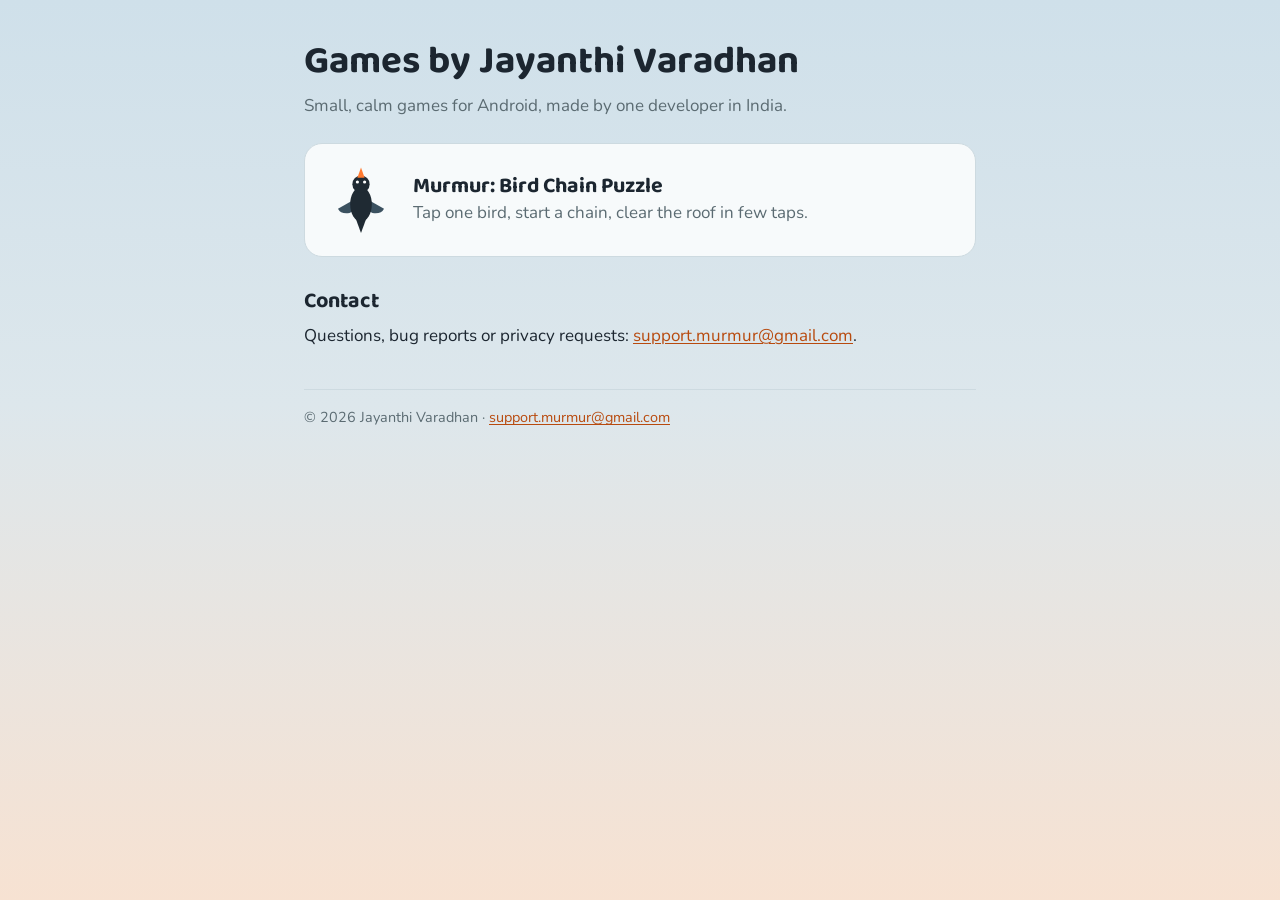
<file: index.html>
<!doctype html>
<html lang="en">
<head>
<meta charset="utf-8">
<meta name="viewport" content="width=device-width, initial-scale=1">
<title>Jayanthi Varadhan · Games</title>
<meta name="description" content="Small, calm games for Android by Jayanthi Varadhan.">
<link rel="stylesheet" href="style.css">
</head>
<body>
<main>
  <h1>Games by Jayanthi Varadhan</h1>
  <p class="muted">Small, calm games for Android, made by one developer in India.</p>

  <a class="card hero" href="murmur/" style="text-decoration:none;color:inherit;padding-bottom:1.25rem">
    <svg class="bird" viewBox="0 0 100 100" aria-hidden="true"><path class="sheen" d="M50 44 L18 62 Q22 70 34 68 L50 60Z"/><path class="sheen" d="M50 44 L82 62 Q78 70 66 68 L50 60Z"/><path class="body" d="M42 74 L50 96 L58 74Z"/><ellipse class="body" cx="50" cy="56" rx="15" ry="24"/><circle class="body" cx="50" cy="28" r="12"/><path class="beak" d="M45 19 L50 5 L55 19Z"/><circle class="eye" cx="45" cy="25" r="2.2"/><circle class="eye" cx="55" cy="25" r="2.2"/></svg>
    <div>
      <h2 style="margin:0">Murmur: Bird Chain Puzzle</h2>
      <p class="muted">Tap one bird, start a chain, clear the roof in few taps.</p>
    </div>
  </a>

  <h2>Contact</h2>
  <p>Questions, bug reports or privacy requests: <a href="mailto:support.murmur@gmail.com">support.murmur@gmail.com</a>.</p>
  <footer>© 2026 Jayanthi Varadhan · <a href="mailto:support.murmur@gmail.com">support.murmur@gmail.com</a></footer>
</main>
</body>
</html>
</file>
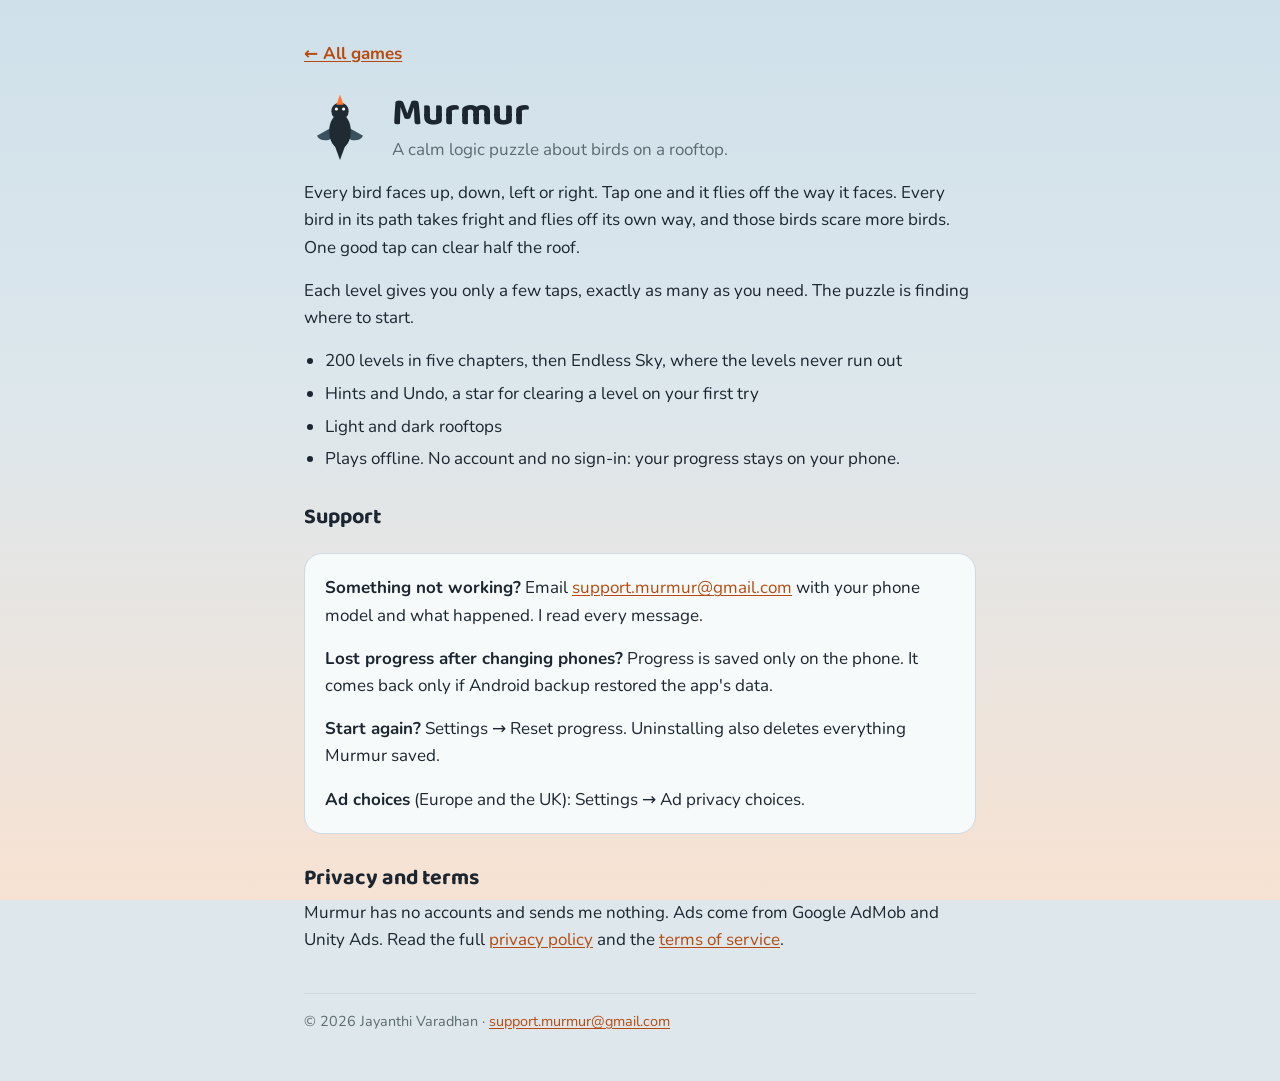
<file: murmur/index.html>
<!doctype html>
<html lang="en">
<head>
<meta charset="utf-8">
<meta name="viewport" content="width=device-width, initial-scale=1">
<title>Murmur: Bird Chain Puzzle</title>
<meta name="description" content="A calm logic puzzle for Android. Tap one bird, start a chain, clear the roof in few taps.">
<link rel="stylesheet" href="../style.css">
</head>
<body>
<main>
  <nav><a href="../">← All games</a></nav>
  <div class="hero">
    <svg class="bird" viewBox="0 0 100 100" aria-hidden="true"><path class="sheen" d="M50 44 L18 62 Q22 70 34 68 L50 60Z"/><path class="sheen" d="M50 44 L82 62 Q78 70 66 68 L50 60Z"/><path class="body" d="M42 74 L50 96 L58 74Z"/><ellipse class="body" cx="50" cy="56" rx="15" ry="24"/><circle class="body" cx="50" cy="28" r="12"/><path class="beak" d="M45 19 L50 5 L55 19Z"/><circle class="eye" cx="45" cy="25" r="2.2"/><circle class="eye" cx="55" cy="25" r="2.2"/></svg>
    <div>
      <h1 style="margin:0">Murmur</h1>
      <p class="muted">A calm logic puzzle about birds on a rooftop.</p>
    </div>
  </div>

  <p>Every bird faces up, down, left or right. Tap one and it flies off the way it faces. Every bird in its path takes fright and flies off its own way, and those birds scare more birds. One good tap can clear half the roof.</p>
  <p>Each level gives you only a few taps, exactly as many as you need. The puzzle is finding where to start.</p>
  <ul>
    <li>200 levels in five chapters, then Endless Sky, where the levels never run out</li>
    <li>Hints and Undo, a star for clearing a level on your first try</li>
    <li>Light and dark rooftops</li>
    <li>Plays offline. No account and no sign-in: your progress stays on your phone.</li>
  </ul>

  <h2>Support</h2>
  <div class="card">
    <p><b>Something not working?</b> Email <a href="mailto:support.murmur@gmail.com?subject=Murmur">support.murmur@gmail.com</a> with your phone model and what happened. I read every message.</p>
    <p><b>Lost progress after changing phones?</b> Progress is saved only on the phone. It comes back only if Android backup restored the app's data.</p>
    <p><b>Start again?</b> Settings → Reset progress. Uninstalling also deletes everything Murmur saved.</p>
    <p><b>Ad choices</b> (Europe and the UK): Settings → Ad privacy choices.</p>
  </div>

  <h2>Privacy and terms</h2>
  <p>Murmur has no accounts and sends me nothing. Ads come from Google AdMob and Unity Ads. Read the full <a href="privacy.html">privacy policy</a> and the <a href="terms.html">terms of service</a>.</p>
  <footer>© 2026 Jayanthi Varadhan · <a href="mailto:support.murmur@gmail.com">support.murmur@gmail.com</a></footer>
</main>
</body>
</html>
</file>
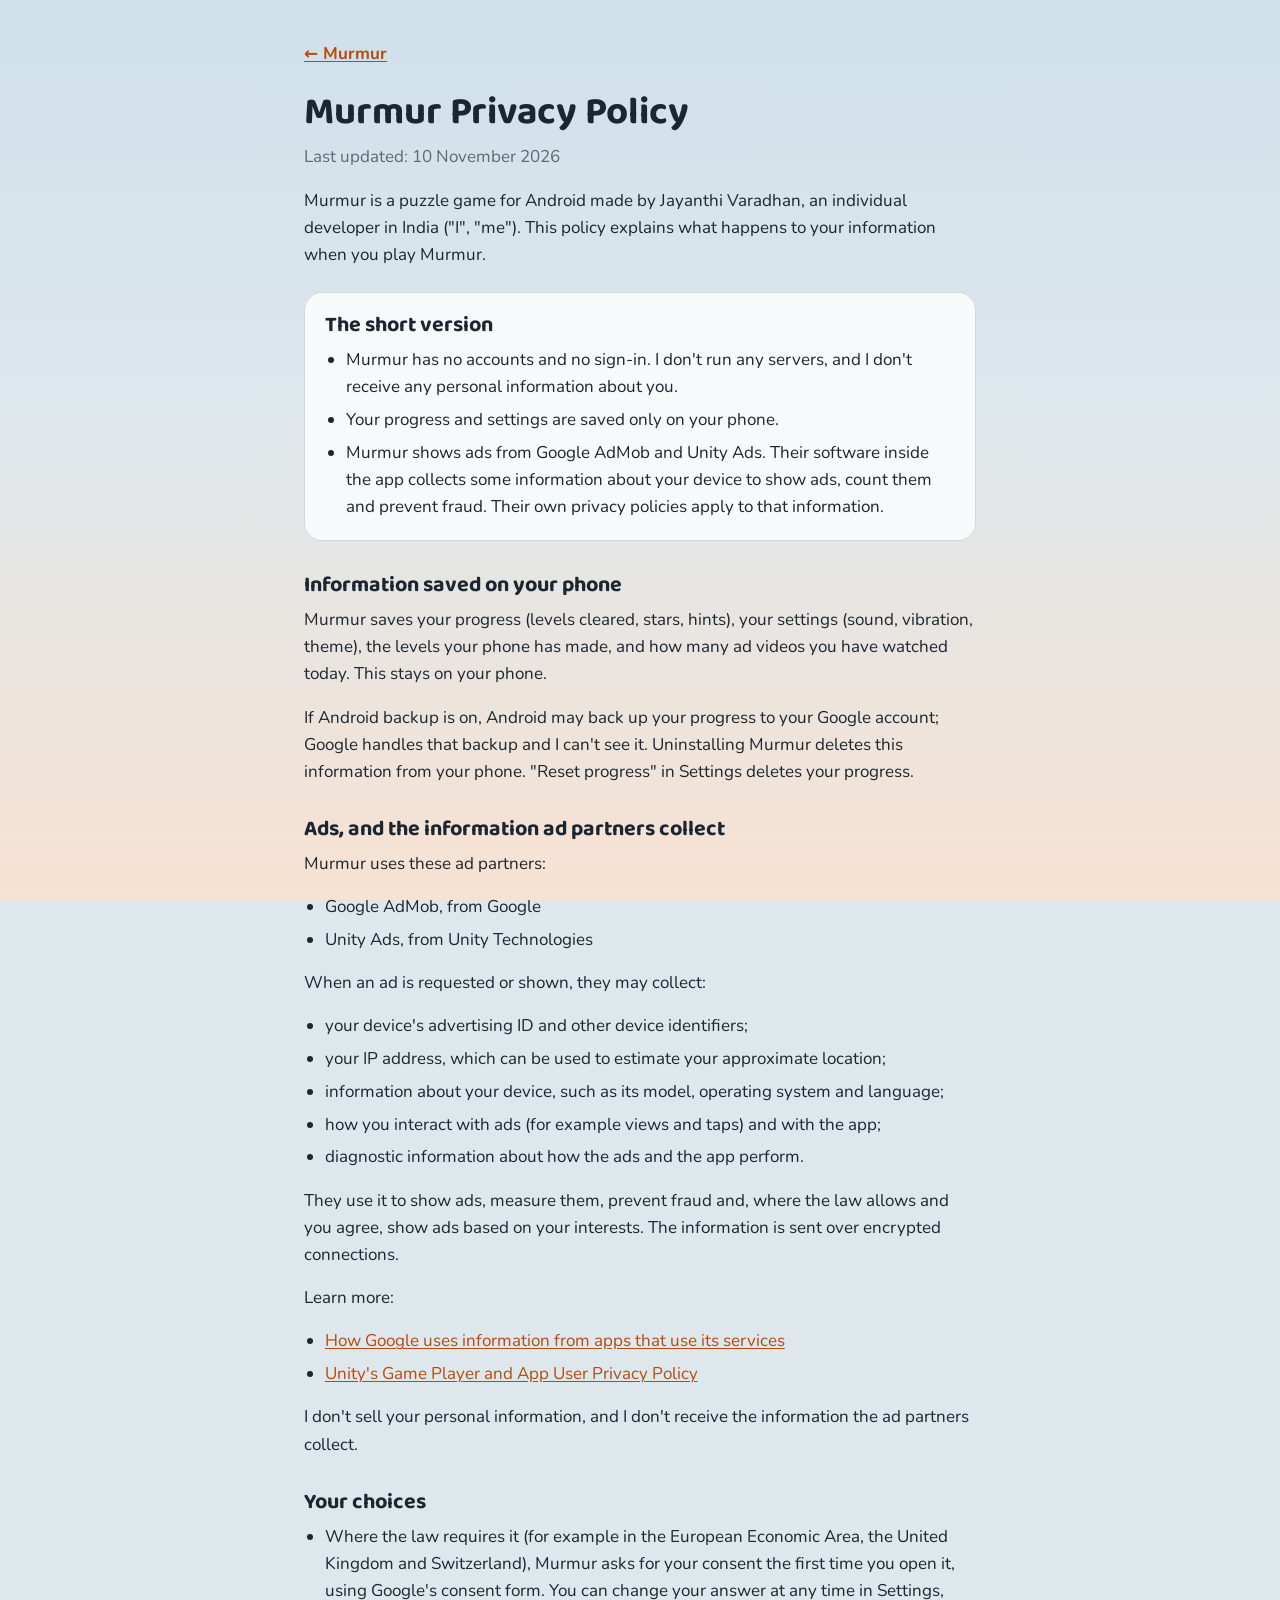
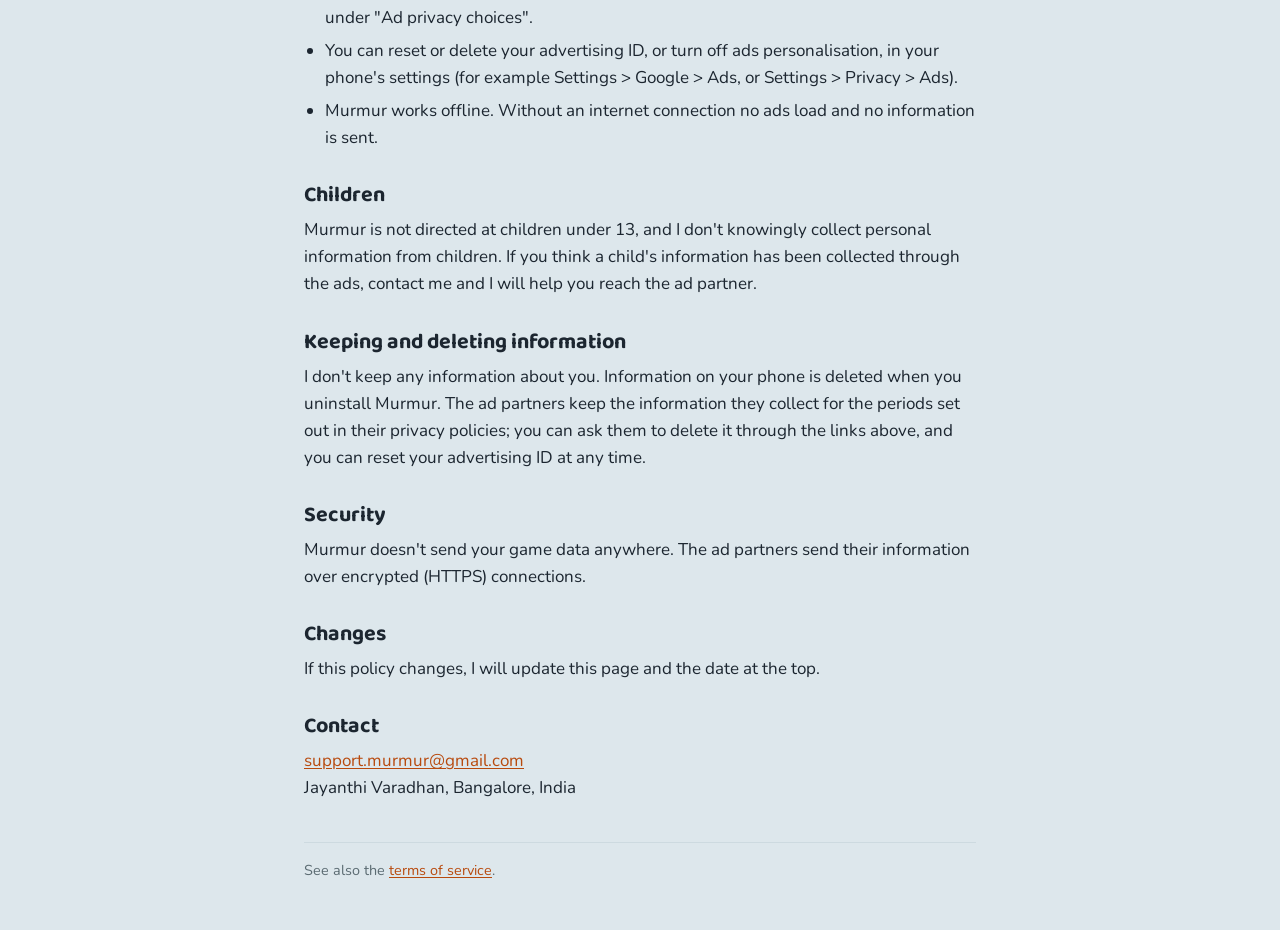
<file: murmur/privacy.html>
<!doctype html>
<html lang="en">
<head>
<meta charset="utf-8">
<meta name="viewport" content="width=device-width, initial-scale=1">
<title>Murmur Privacy Policy</title>
<meta name="description" content="What happens to your information when you play Murmur: Bird Chain Puzzle.">
<link rel="stylesheet" href="../style.css">
</head>
<body>
<main>
  <nav><a href="./">← Murmur</a></nav>
  <h1>Murmur Privacy Policy</h1>
  <p class="muted">Last updated: 10 November 2026</p>

  <p>Murmur is a puzzle game for Android made by Jayanthi Varadhan, an individual developer in India ("I", "me"). This policy explains what happens to your information when you play Murmur.</p>

  <div class="card">
    <h2 style="margin-top:0">The short version</h2>
    <ul>
      <li>Murmur has no accounts and no sign-in. I don't run any servers, and I don't receive any personal information about you.</li>
      <li>Your progress and settings are saved only on your phone.</li>
      <li>Murmur shows ads from Google AdMob and Unity Ads. Their software inside the app collects some information about your device to show ads, count them and prevent fraud. Their own privacy policies apply to that information.</li>
    </ul>
  </div>

  <h2>Information saved on your phone</h2>
  <p>Murmur saves your progress (levels cleared, stars, hints), your settings (sound, vibration, theme), the levels your phone has made, and how many ad videos you have watched today. This stays on your phone.</p>
  <p>If Android backup is on, Android may back up your progress to your Google account; Google handles that backup and I can't see it. Uninstalling Murmur deletes this information from your phone. "Reset progress" in Settings deletes your progress.</p>

  <h2>Ads, and the information ad partners collect</h2>
  <p>Murmur uses these ad partners:</p>
  <ul>
    <li>Google AdMob, from Google</li>
    <li>Unity Ads, from Unity Technologies</li>
  </ul>
  <p>When an ad is requested or shown, they may collect:</p>
  <ul>
    <li>your device's advertising ID and other device identifiers;</li>
    <li>your IP address, which can be used to estimate your approximate location;</li>
    <li>information about your device, such as its model, operating system and language;</li>
    <li>how you interact with ads (for example views and taps) and with the app;</li>
    <li>diagnostic information about how the ads and the app perform.</li>
  </ul>
  <p>They use it to show ads, measure them, prevent fraud and, where the law allows and you agree, show ads based on your interests. The information is sent over encrypted connections.</p>
  <p>Learn more:</p>
  <ul>
    <li><a href="https://policies.google.com/technologies/partner-sites">How Google uses information from apps that use its services</a></li>
    <li><a href="https://unity.com/legal/game-player-and-app-user-privacy-policy">Unity's Game Player and App User Privacy Policy</a></li>
  </ul>
  <p>I don't sell your personal information, and I don't receive the information the ad partners collect.</p>

  <h2>Your choices</h2>
  <ul>
    <li>Where the law requires it (for example in the European Economic Area, the United Kingdom and Switzerland), Murmur asks for your consent the first time you open it, using Google's consent form. You can change your answer at any time in Settings, under "Ad privacy choices".</li>
    <li>You can reset or delete your advertising ID, or turn off ads personalisation, in your phone's settings (for example Settings &gt; Google &gt; Ads, or Settings &gt; Privacy &gt; Ads).</li>
    <li>Murmur works offline. Without an internet connection no ads load and no information is sent.</li>
  </ul>

  <h2>Children</h2>
  <p>Murmur is not directed at children under 13, and I don't knowingly collect personal information from children. If you think a child's information has been collected through the ads, contact me and I will help you reach the ad partner.</p>

  <h2>Keeping and deleting information</h2>
  <p>I don't keep any information about you. Information on your phone is deleted when you uninstall Murmur. The ad partners keep the information they collect for the periods set out in their privacy policies; you can ask them to delete it through the links above, and you can reset your advertising ID at any time.</p>

  <h2>Security</h2>
  <p>Murmur doesn't send your game data anywhere. The ad partners send their information over encrypted (HTTPS) connections.</p>

  <h2>Changes</h2>
  <p>If this policy changes, I will update this page and the date at the top.</p>

  <h2>Contact</h2>
  <p><a href="mailto:support.murmur@gmail.com">support.murmur@gmail.com</a><br>Jayanthi Varadhan, Bangalore, India</p>
  <footer>See also the <a href="terms.html">terms of service</a>.</footer>
</main>
</body>
</html>
</file>
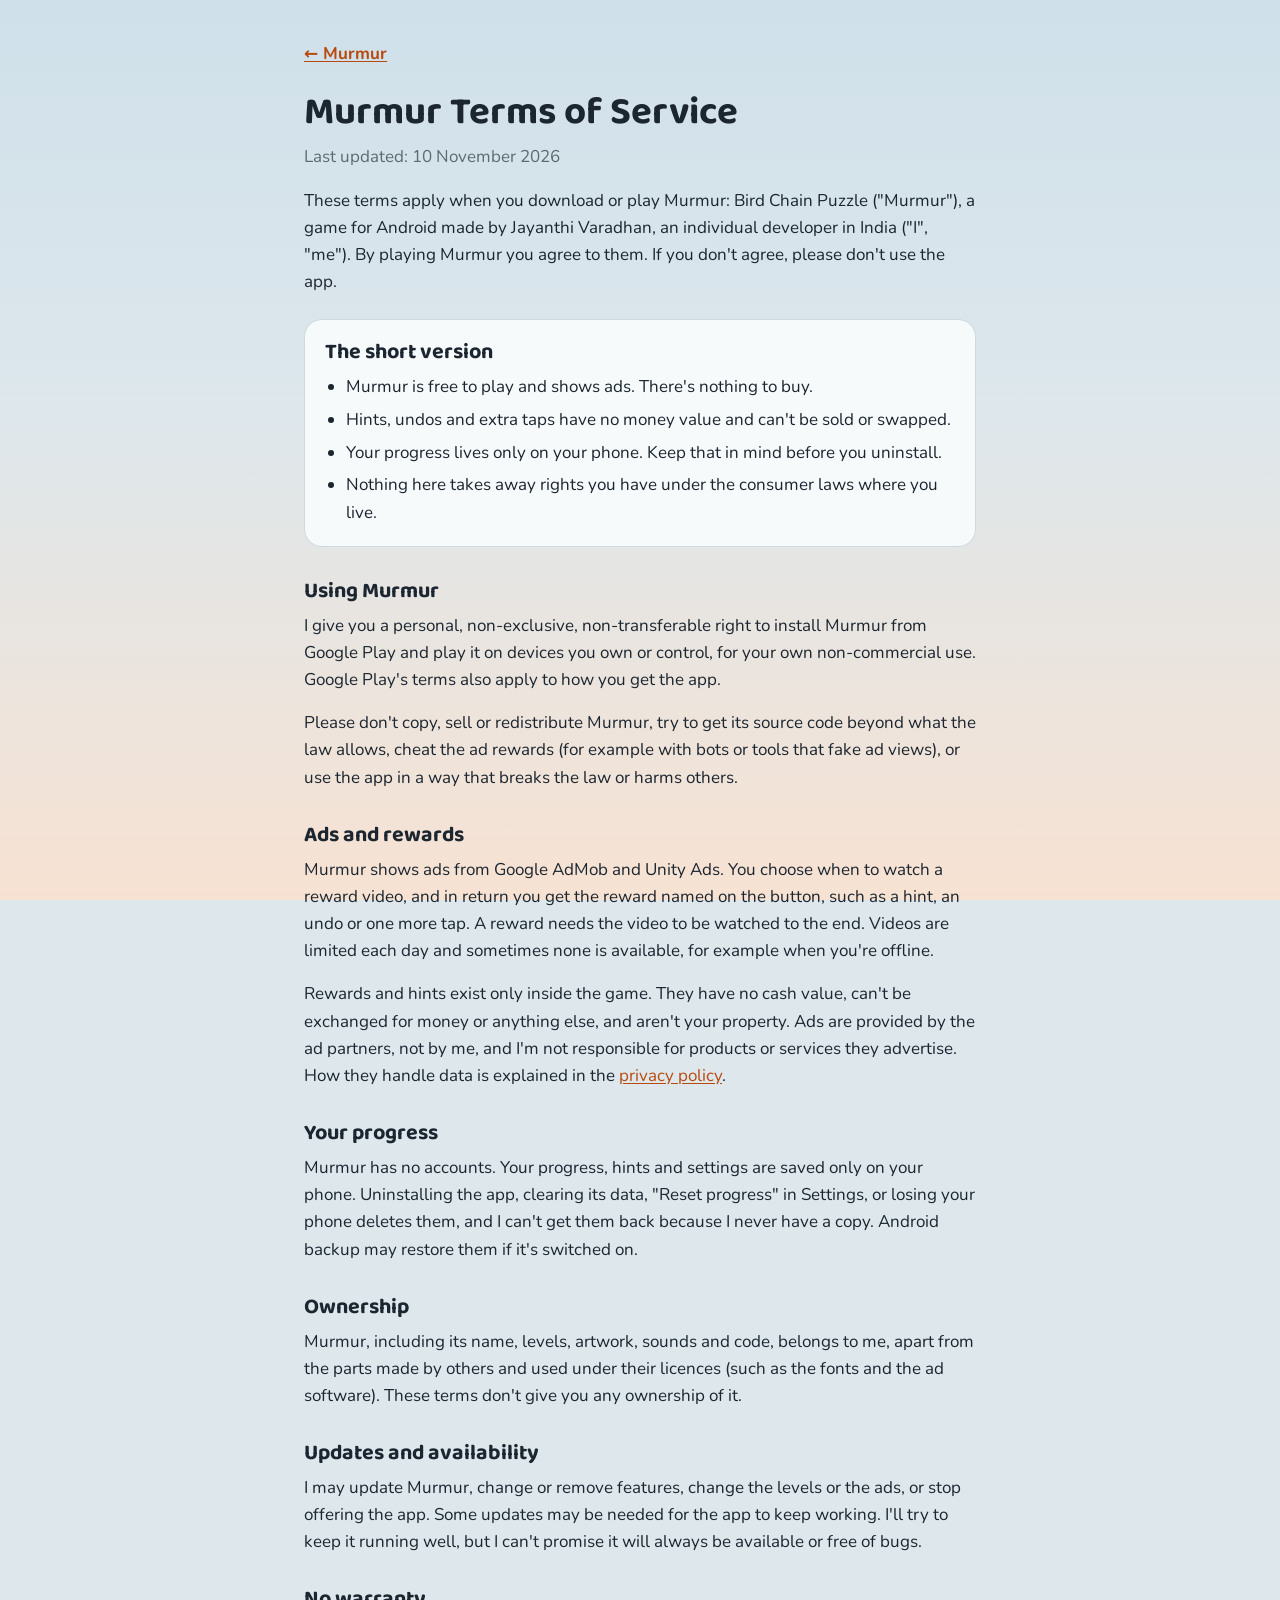
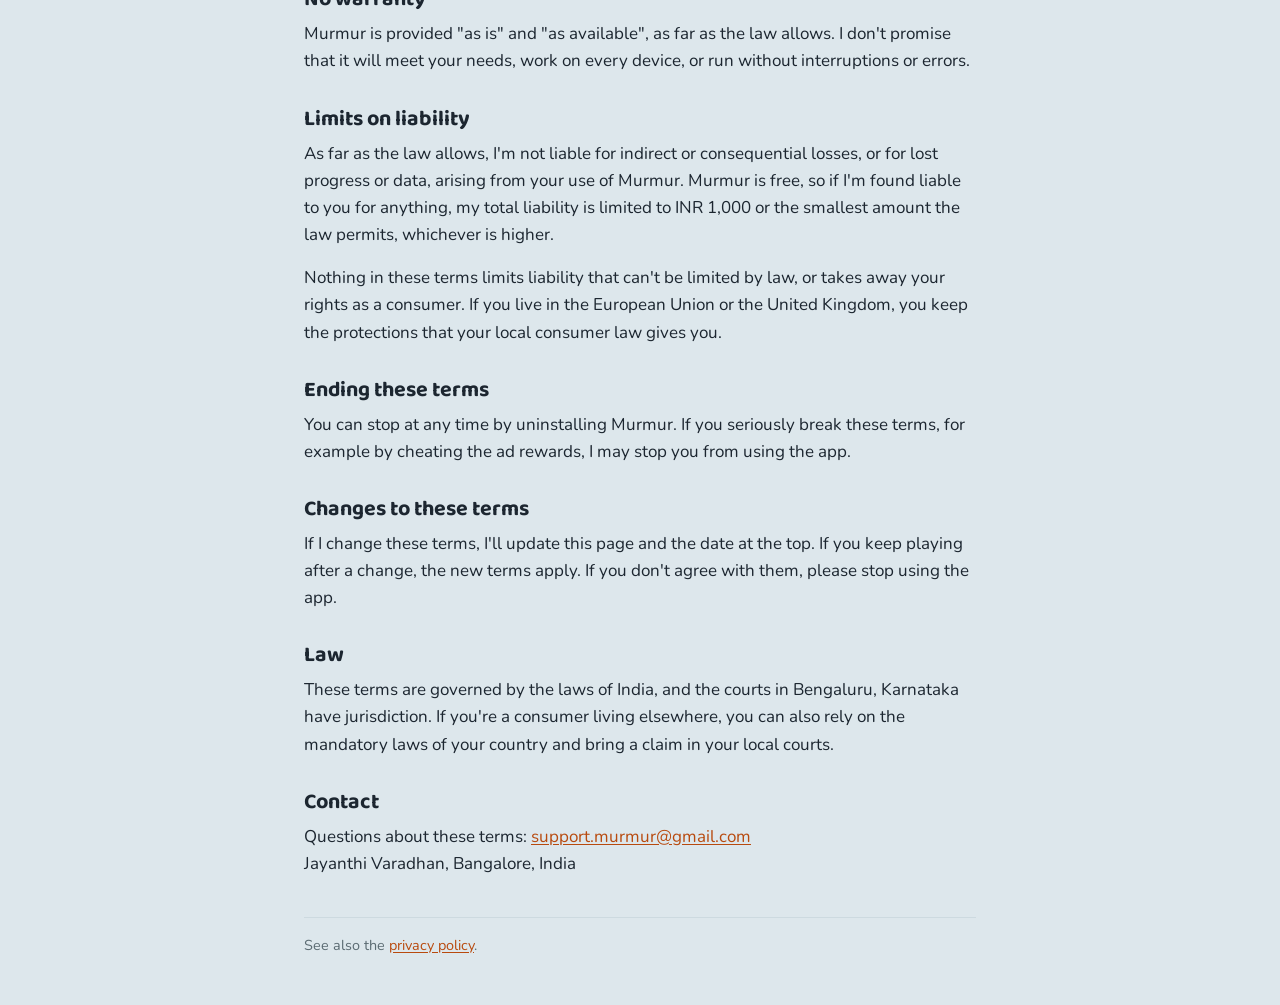
<file: murmur/terms.html>
<!doctype html>
<html lang="en">
<head>
<meta charset="utf-8">
<meta name="viewport" content="width=device-width, initial-scale=1">
<title>Murmur Terms of Service</title>
<meta name="description" content="The terms for playing Murmur: Bird Chain Puzzle.">
<link rel="stylesheet" href="../style.css">
</head>
<body>
<main>
  <nav><a href="./">← Murmur</a></nav>
  <h1>Murmur Terms of Service</h1>
  <p class="muted">Last updated: 10 November 2026</p>

  <p>These terms apply when you download or play Murmur: Bird Chain Puzzle ("Murmur"), a game for Android made by Jayanthi Varadhan, an individual developer in India ("I", "me"). By playing Murmur you agree to them. If you don't agree, please don't use the app.</p>

  <div class="card">
    <h2 style="margin-top:0">The short version</h2>
    <ul>
      <li>Murmur is free to play and shows ads. There's nothing to buy.</li>
      <li>Hints, undos and extra taps have no money value and can't be sold or swapped.</li>
      <li>Your progress lives only on your phone. Keep that in mind before you uninstall.</li>
      <li>Nothing here takes away rights you have under the consumer laws where you live.</li>
    </ul>
  </div>

  <h2>Using Murmur</h2>
  <p>I give you a personal, non-exclusive, non-transferable right to install Murmur from Google Play and play it on devices you own or control, for your own non-commercial use. Google Play's terms also apply to how you get the app.</p>
  <p>Please don't copy, sell or redistribute Murmur, try to get its source code beyond what the law allows, cheat the ad rewards (for example with bots or tools that fake ad views), or use the app in a way that breaks the law or harms others.</p>

  <h2>Ads and rewards</h2>
  <p>Murmur shows ads from Google AdMob and Unity Ads. You choose when to watch a reward video, and in return you get the reward named on the button, such as a hint, an undo or one more tap. A reward needs the video to be watched to the end. Videos are limited each day and sometimes none is available, for example when you're offline.</p>
  <p>Rewards and hints exist only inside the game. They have no cash value, can't be exchanged for money or anything else, and aren't your property. Ads are provided by the ad partners, not by me, and I'm not responsible for products or services they advertise. How they handle data is explained in the <a href="privacy.html">privacy policy</a>.</p>

  <h2>Your progress</h2>
  <p>Murmur has no accounts. Your progress, hints and settings are saved only on your phone. Uninstalling the app, clearing its data, "Reset progress" in Settings, or losing your phone deletes them, and I can't get them back because I never have a copy. Android backup may restore them if it's switched on.</p>

  <h2>Ownership</h2>
  <p>Murmur, including its name, levels, artwork, sounds and code, belongs to me, apart from the parts made by others and used under their licences (such as the fonts and the ad software). These terms don't give you any ownership of it.</p>

  <h2>Updates and availability</h2>
  <p>I may update Murmur, change or remove features, change the levels or the ads, or stop offering the app. Some updates may be needed for the app to keep working. I'll try to keep it running well, but I can't promise it will always be available or free of bugs.</p>

  <h2>No warranty</h2>
  <p>Murmur is provided "as is" and "as available", as far as the law allows. I don't promise that it will meet your needs, work on every device, or run without interruptions or errors.</p>

  <h2>Limits on liability</h2>
  <p>As far as the law allows, I'm not liable for indirect or consequential losses, or for lost progress or data, arising from your use of Murmur. Murmur is free, so if I'm found liable to you for anything, my total liability is limited to INR 1,000 or the smallest amount the law permits, whichever is higher.</p>
  <p>Nothing in these terms limits liability that can't be limited by law, or takes away your rights as a consumer. If you live in the European Union or the United Kingdom, you keep the protections that your local consumer law gives you.</p>

  <h2>Ending these terms</h2>
  <p>You can stop at any time by uninstalling Murmur. If you seriously break these terms, for example by cheating the ad rewards, I may stop you from using the app.</p>

  <h2>Changes to these terms</h2>
  <p>If I change these terms, I'll update this page and the date at the top. If you keep playing after a change, the new terms apply. If you don't agree with them, please stop using the app.</p>

  <h2>Law</h2>
  <p>These terms are governed by the laws of India, and the courts in Bengaluru, Karnataka have jurisdiction. If you're a consumer living elsewhere, you can also rely on the mandatory laws of your country and bring a claim in your local courts.</p>

  <h2>Contact</h2>
  <p>Questions about these terms: <a href="mailto:support.murmur@gmail.com">support.murmur@gmail.com</a><br>Jayanthi Varadhan, Bangalore, India</p>
  <footer>See also the <a href="privacy.html">privacy policy</a>.</footer>
</main>
</body>
</html>
</file>
<file: style.css>
/* Shared by every page. Colours follow the game's light and dark rooftops (src/styles.css). */
@font-face {
  font-family: 'Baloo 2';
  src: url('fonts/baloo2-latin.woff2') format('woff2');
  font-weight: 400 800;
  font-display: swap;
}
@font-face {
  font-family: 'Nunito';
  src: url('fonts/nunito-latin.woff2') format('woff2');
  font-weight: 200 1000;
  font-display: swap;
}

:root {
  color-scheme: light dark;
  --sky: #dde7ec;
  --sky-top: #cfe0ea;
  --sky-low: #f7e2d2;
  --ink: #1c2630;
  --muted: #5b6b72;
  --card: #f7fafb;
  --line: #cddae0;
  --bird: #1f2a33;
  --bird-sheen: #3b5160;
  --sun: #ff7a30;
  --link: #b84a0e;
}
@media (prefers-color-scheme: dark) {
  :root {
    --sky: #10171d;
    --sky-top: #060b10;
    --sky-low: #172530;
    --ink: #e6eef1;
    --muted: #93a5ad;
    --card: #1b2830;
    --line: #2a3b45;
    --bird: #0a0f13;
    --bird-sheen: #4d6a7a;
    --sun: #ff8f4d;
    --link: #ffa36b;
  }
}

* { box-sizing: border-box; }
html { -webkit-text-size-adjust: 100%; }
body {
  margin: 0;
  min-height: 100vh;
  background: linear-gradient(var(--sky-top), var(--sky) 45%, var(--sky-low)) fixed;
  background-color: var(--sky);
  color: var(--ink);
  font: 17px/1.6 'Nunito', 'Segoe UI', system-ui, sans-serif;
}
main {
  max-width: 44rem;
  margin: 0 auto;
  padding: 2.5rem 16px 3rem;
}
h1, h2 {
  font-family: 'Baloo 2', 'Nunito', system-ui, sans-serif;
  line-height: 1.15;
  margin: 0 0 0.5rem;
}
h1 { font-size: 2.4rem; }
h2 { font-size: 1.35rem; margin-top: 2rem; }
p, ul { margin: 0 0 1rem; }
ul { padding-left: 1.3rem; }
li { margin-bottom: 0.35rem; }
a { color: var(--link); text-underline-offset: 2px; }
.muted { color: var(--muted); }

.card {
  background: var(--card);
  border: 1px solid var(--line);
  border-radius: 18px;
  padding: 1.25rem 1.25rem 0.25rem;
  margin: 1.5rem 0;
}
.hero { display: flex; align-items: center; gap: 1rem; margin-bottom: 1rem; }
.hero p { margin: 0; }

.bird { width: 72px; height: 72px; flex: none; }
.bird .body { fill: var(--bird); }
.bird .sheen { fill: var(--bird-sheen); }
.bird .beak { fill: var(--sun); }
.bird .eye { fill: #fff; }

nav { font-weight: 700; margin-bottom: 1.5rem; }
footer {
  border-top: 1px solid var(--line);
  margin-top: 2.5rem;
  padding-top: 1rem;
  font-size: 0.9rem;
  color: var(--muted);
}
</file>
